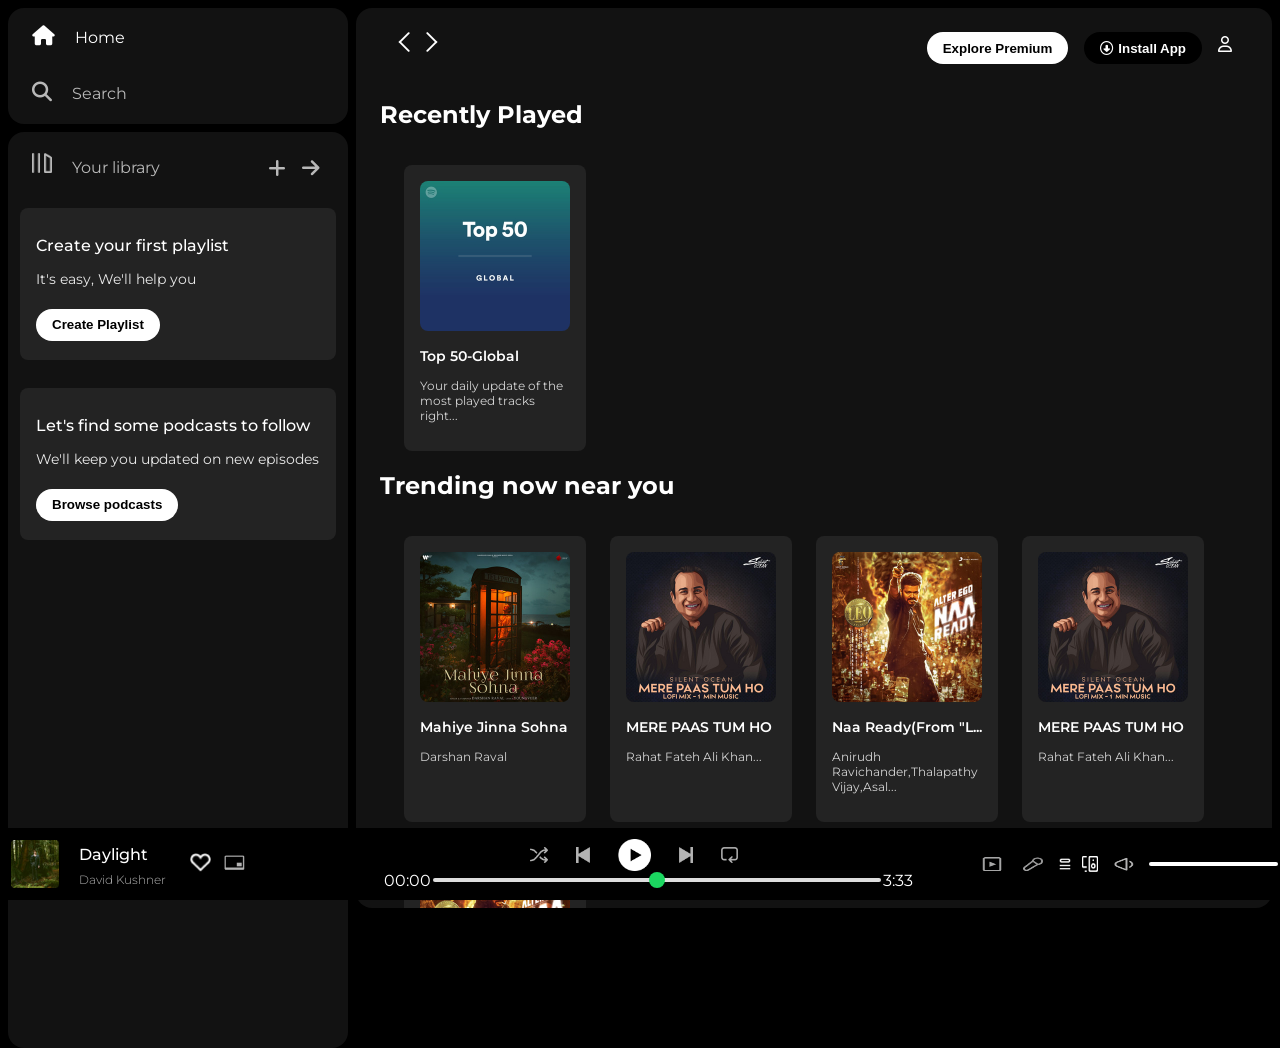
<file: index.html>
<!DOCTYPE html>
<html lang="en">
<head>
    <meta charset="UTF-8">
    <meta name="viewport" content="width=device-width, initial-scale=1.0">
    <title>Spotify - Web player : Music for everyone</title>
    <link rel="stylesheet" href="https://cdnjs.cloudflare.com/ajax/libs/font-awesome/6.6.0/css/all.min.css" integrity="sha512-Kc323vGBEqzTmouAECnVceyQqyqdsSiqLQISBL29aUW4U/M7pSPA/gEUZQqv1cwx4OnYxTxve5UMg5GT6L4JJg==" crossorigin="anonymous" referrerpolicy="no-referrer" />
    <link rel="icon" href="./Assets/logo.png">
    <link rel="preconnect" href="https://fonts.googleapis.com">
<link rel="preconnect" href="https://fonts.gstatic.com" crossorigin>
<link href="https://fonts.googleapis.com/css2?family=Montserrat:ital,wght@0,100..900;1,100..900&display=swap" rel="stylesheet">
<link rel="stylesheet" href="style.css">
</head>
<body>
    <div class="main">
        <div class="sidebar">
            <div class="nav">
                <div class="nav-option" style="opacity: 1;">
                    <i class="fa-solid fa-house"></i>
                    <a href="#">Home</a>
                </div>
                <div class="nav-option">
                    <i class="fa-solid fa-magnifying-glass"></i>
                    <a href="#">Search</a>
                </div>
            </div>
            <div class="library">
                <div class="options">
                    <div class="lib-option nav-option" >
                        <img src="./Assets/library_icon.png">
                        <a href="#">Your library</a>
                    </div>
                    <div class="icons">
                        <i class="fa-solid fa-plus"></i>
                        <i class="fa-solid fa-arrow-right"></i>
                    </div>
                </div>
                <div class="lib-box">
                    <div class="box">
                        <p class="box-p1">Create your first playlist</p>
                        <p class="box-p2">It's easy, We'll help you</p>
                        <button class="badge">Create Playlist</button>
                    </div>
                    <div class="box">
                        <p class="box-p1">Let's find some podcasts to follow</p>
                        <p class="box-p2">We'll keep you updated on new episodes</p>
                        <button class="badge">Browse podcasts</button>
                    </div>
                </div>  
            </div>
        </div>
        <div class="main-content">
            <div class="sticky-nav">
                <div class="sticky-nav-icons">
                    <img src="./Assets/backward_icon.png">
                    <img src="./Assets/forward_icon.png" class="hide">
                </div>
                <div class="sticky-nav-options">
                    <button class="badge nav-item hide">Explore Premium</button>
                    <button class="badge nav-item dark-badge"><i class="fa-regular fa-circle-down" style="margin-right: 5px;"></i>Install App</button>
                    <i class="fa-regular fa-user nav-item"></i>
                </div>
            </div>
                <h2>Recently Played</h2>
                <div class="cards-container">
                    <div class="card">
                        <img src="./Assets/card1img.jpeg" class="card-img">
                        <p class="card-Title">Top 50-Global</p>
                        <p class="card-info">Your daily update of the most played tracks right...</p>
                    </div>
                </div>
                <h2>Trending now near you</h2>
                <div class="cards-container">
                    <div class="card">
                        <img src="./Assets/card2img.jpeg" class="card-img">
                        <p class="card-Title">Mahiye Jinna Sohna</p>
                        <p class="card-info">Darshan Raval</p>
                    </div>
                    <div class="card">
                        <img src="./Assets/card3img.jpeg" class="card-img">
                        <p class="card-Title">MERE PAAS TUM HO</p>
                        <p class="card-info">Rahat Fateh Ali Khan...</p>
                    </div>
                    <div class="card">
                        <img src="./Assets/card4img.jpeg" class="card-img">
                        <p class="card-Title">Naa Ready(From "L...</p>
                        <p class="card-info">Anirudh Ravichander,Thalapathy Vijay,Asal...</p>
                    </div>
                    <div class="card">
                        <img src="./Assets/card3img.jpeg" class="card-img">
                        <p class="card-Title">MERE PAAS TUM HO</p>
                        <p class="card-info">Rahat Fateh Ali Khan...</p>
                    </div>
                    <div class="card">
                        <img src="./Assets/card4img.jpeg" class="card-img">
                        <p class="card-Title">Naa Ready(From "L...</p>
                        <p class="card-info">Anirudh Ravichander,Thalapathy Vijay,Asal...</p>
                    </div>
                </div>
                <h2>Featured Charts</h2>
                <div class="cards-container">
                    <div class="card">
                        <img src="./Assets/card5img.jpeg" class="card-img">
                        <p class="card-Title">Top Songs-Global</p>
                        <p class="card-info">Your weekly update of the most played tracks right...</p>
                    </div>
                    <div class="card">
                        <img src="./Assets/card6img.jpeg" class="card-img">
                        <p class="card-Title">Top Songs-India</p>
                        <p class="card-info">Your weekly update of the most played tracks right...</p>
                    </div>
                    <div class="card">
                        <img src="./Assets/card1img.jpeg" class="card-img">
                        <p class="card-Title">Top 50-Global</p>
                        <p class="card-info">Your daily update of the most played tracks right...</p>
                    </div>
                </div>    
                    <div class="footer">
                        <div class="line"></div>
                    </div>
        </div>
        <div class="music-player">
                <div class="album">
                        <img src="./Homework Assets/album_picture.jpeg">
                    <div class="names">
                        <p class="song">Daylight</p>
                        <p class="singer">David Kushner</p>
                    </div>
                   <div class="album-icons">
                        <img style="height:25px;width:25px;" src="./Homework Assets/album_icon1.png" class="album-icon-1"> 
                        <img  style="height:35px;width:30px;" src="./Homework Assets/album_icon2.png" class="album-icon-2">
                   </div>
                </div>
            <div class="player">
                <div class="player-controls">
                    <img src="./Assets/player_icon1.png" class="player-control-icon">
                    <img src="./Assets/player_icon2.png" class="player-control-icon">
                    <img src="./Assets/player_icon3.png" class="player-control-icon" style="opacity: 1;height: 2rem;">
                    <img src="./Assets/player_icon4.png" class="player-control-icon">
                    <img src="./Assets/player_icon5.png" class="player-control-icon">

                </div>
                <div class="playback-bar">
                    <span class="curr-time">00:00</span>
                    <input type="range" min="0" max="100" class="progress-bar" step="1">
                    <span class="tot-time">3:33</span>
                </div>
            </div>
            <div class="controls">
                <img src="./Homework Assets/controls_icon1.png" class="control-icons">
                <img src="./Homework Assets/controld_icon2.png" class="control-icons">
                <img src="./Homework Assets/controls_icon3.png" class="control-icons-big">
                <img src="./Homework Assets/controls_icon4.png" class="control-icons-big">
                <img src="./Homework Assets/controls_icon5.png" class="control-icons">
                <input type="range" min="0" max="100" step="10" value="100" class="control-progressbar">
            </div> 
        </div>
    </div>
    
</body>
</html>
</file>
<file: style.css>
body {
  font-family: "Montserrat", sans-serif;
  margin: 0;
  background-color: #000;
  color: white;
  overflow: hidden; 
}
.main{
    display: flex;
    height: 100vh;
    padding: 0.5rem;
}
.sidebar{
    background-color:black;
    width: 340px;
    border-radius: 1rem; /* 16px */
    margin-right: 0.5rem;
}
.main-content{
    background-color: #121212;
    flex: 1;
    border-radius: 1rem;
    overflow: auto;
    padding: 0 1.5rem 0 1.5rem;
}
.music-player {
    background-color: black;
    position: fixed;
    bottom: 0;
    width: 100%;
    height: 72px;
}
a {
    text-decoration: none;
    color: white;
}
.nav {
    background-color: #121212;
    border-radius: 1rem;
    display: flex;
    flex-direction: column;
    justify-content: center;
    height: 100px;
    padding: 0.5rem 0.75rem;
}
.nav-option {
    line-height: 2.5rem;
    opacity: 0.7;
    padding: 0.5rem 0.75rem;
}
.nav-option:hover {
    opacity: 1;
}
.nav-option i{
    font-size: 1.25rem;
}
.nav-option a{
    font-size: 1rem;
    margin-left: 1rem;
}
.library{
    background-color: #121212;
    border-radius: 1rem;
    height: 100%;
    margin-top: 0.5rem;
    padding: 0.5rem 0.75rem;
}
.options{
    display: flex;
    justify-content: space-between;
    align-items: center;
}
.lib-option img{
    height: 1.25rem;
    width: 1.25rem;
}
.icons {
    font-size: 1.25rem;
    display: flex;
}
.icons i{
    opacity: 0.7;
    margin-right: 1rem;

}
.icons i:hover{
    opacity: 1;
}
.box {
    background-color: #232323;
    height: 8rem;
    border-radius: 0.5rem;
    margin: 0.75rem 0 1.75rem 0;
    padding: 0.75rem 1rem;
}
.box-p1{
    font-size: 1rem;
    font-weight: 500;
}
.box-p2{
    font-size: 0.85rem;
    opacity: 0.9;
}
.badge{
    background-color: white;
    border: none;
    border-radius: 100px;
    padding: 0.25rem 1rem;
    font-weight: 700;
    margin-top: 0.5rem;
    height: 2rem;
    width: fit-content;
}
.dark-badge{
    background-color: #000;
    color: #fff;
}
.sticky-nav{
    position: sticky;
    top: 0;
    background-color: #121212;
    display: flex;
    justify-content: space-between;
    align-items: center;
    padding: 1rem 0 1rem 0;
    z-index: 10;
}
.sticky-nav-icons{
    margin-left: 0.75rem;
}
.sticky-nav-options{
    display: flex;
    justify-content: center;
    align-items: center;
}
.nav-item{
    margin-right: 1rem;
}
@media (max-width:1000px) {
    .hide{
        display: none;
    }
}
.card{
    background-color: #232323;
    width: 150px;
    border-radius: 0.5rem;
    padding: 1rem;
    margin-left: 1.5rem;
    margin-top: 1rem;
}
.cards-container{
    display: flex;
    flex-wrap: wrap;
}
.card-img{
    width: 100%;
    border-radius: 0.5rem;
}
.card-Title{
    font-weight: 600;
    font-size: 0.85rem;
}
.card-info{
    font-size: 0.75rem;
    opacity: 0.8;
}
.footer{
    height: 300px;
    display: flex;
    align-items: center;
    justify-content: center;
}
.line{
    width: 90%;
    height: 50%;
    border-top: 1px solid white;
    opacity: 0.4;
}
.music-player{
    display: flex;
    justify-content: space-between;
    align-items: center;
}
.album {
    width: 25%;
    display: flex;
    justify-content: flex-start;
    align-items: center;
}
.album img{
    height: 3rem;
    width: 3rem;
    border-radius: 0.25rem;
    margin-left: 0.2rem;
}
.song{
    font-weight: 500;
    font-size: 1rem;
    margin: 0.5rem 0;
}
.singer{
    font-weight: 300;
    opacity: 0.7;
    font-size: 0.75rem;
    margin:0.25rem 0;
}
.names{
    margin-left: 1.25rem;
}
.album-icons{
    display: flex;
    align-content: center;
    justify-content: center;
    margin-left: 1rem;
}
.album-icon-1{
    padding: 3px;
}
.album-icon-2{
    margin-left: 0.5rem;
}
.player{
    width: 50%;
}
.player-controls{
    display: flex;
    justify-content: center;
    align-items: center;
}
.player-control-icon{
    height: 1rem;
    margin-right: 1.75rem;
    opacity: 0.7;
}
.player-control-icon:hover{
    opacity: 1;
}
.playback-bar{
    display: flex;
    justify-content: center;
    align-items: center;
}
.progress-bar{
    width: 70%;
    appearance: none;
    background-color: transparent;
    cursor: pointer;
}
.progress-bar::-webkit-slider-runnable-track{ /* Refer website : Quirksmode.org */ 
    background-color: #ddd;
    border-radius: 100px;
    height: 0.2rem;
}
.progress-bar::-webkit-slider-thumb {
    appearance: none;
    height: 1rem;
    width: 1rem;
    background-color: #1bd760;
    border-radius: 50%;
    margin-top: -6px;
}
.controls{
    width: 25%;
    display: flex;
    justify-content: space-evenly;
    align-items: center;
}
.control-icons{
    height: 2rem;
    width: 2rem;
}
.control-icons-big{
    height: 1rem;
    width: 1rem;
}
.control-progressbar{
    height: 0.2rem;
    border-radius: 100px;
    appearance: none;
    background-color: transparent;
}
.control-progressbar::-webkit-slider-runnable-track {
    -webkit-appearance: none;
    background-color: white;
    border-radius: 100px;
    height: 0.3rem;
}
.control-progressbar::-webkit-slider-thumb {
    appearance: none;
    height: 1rem;
    width: 1rem;
    border-radius: 50%;
    margin-top: -6px;
}
</file>
